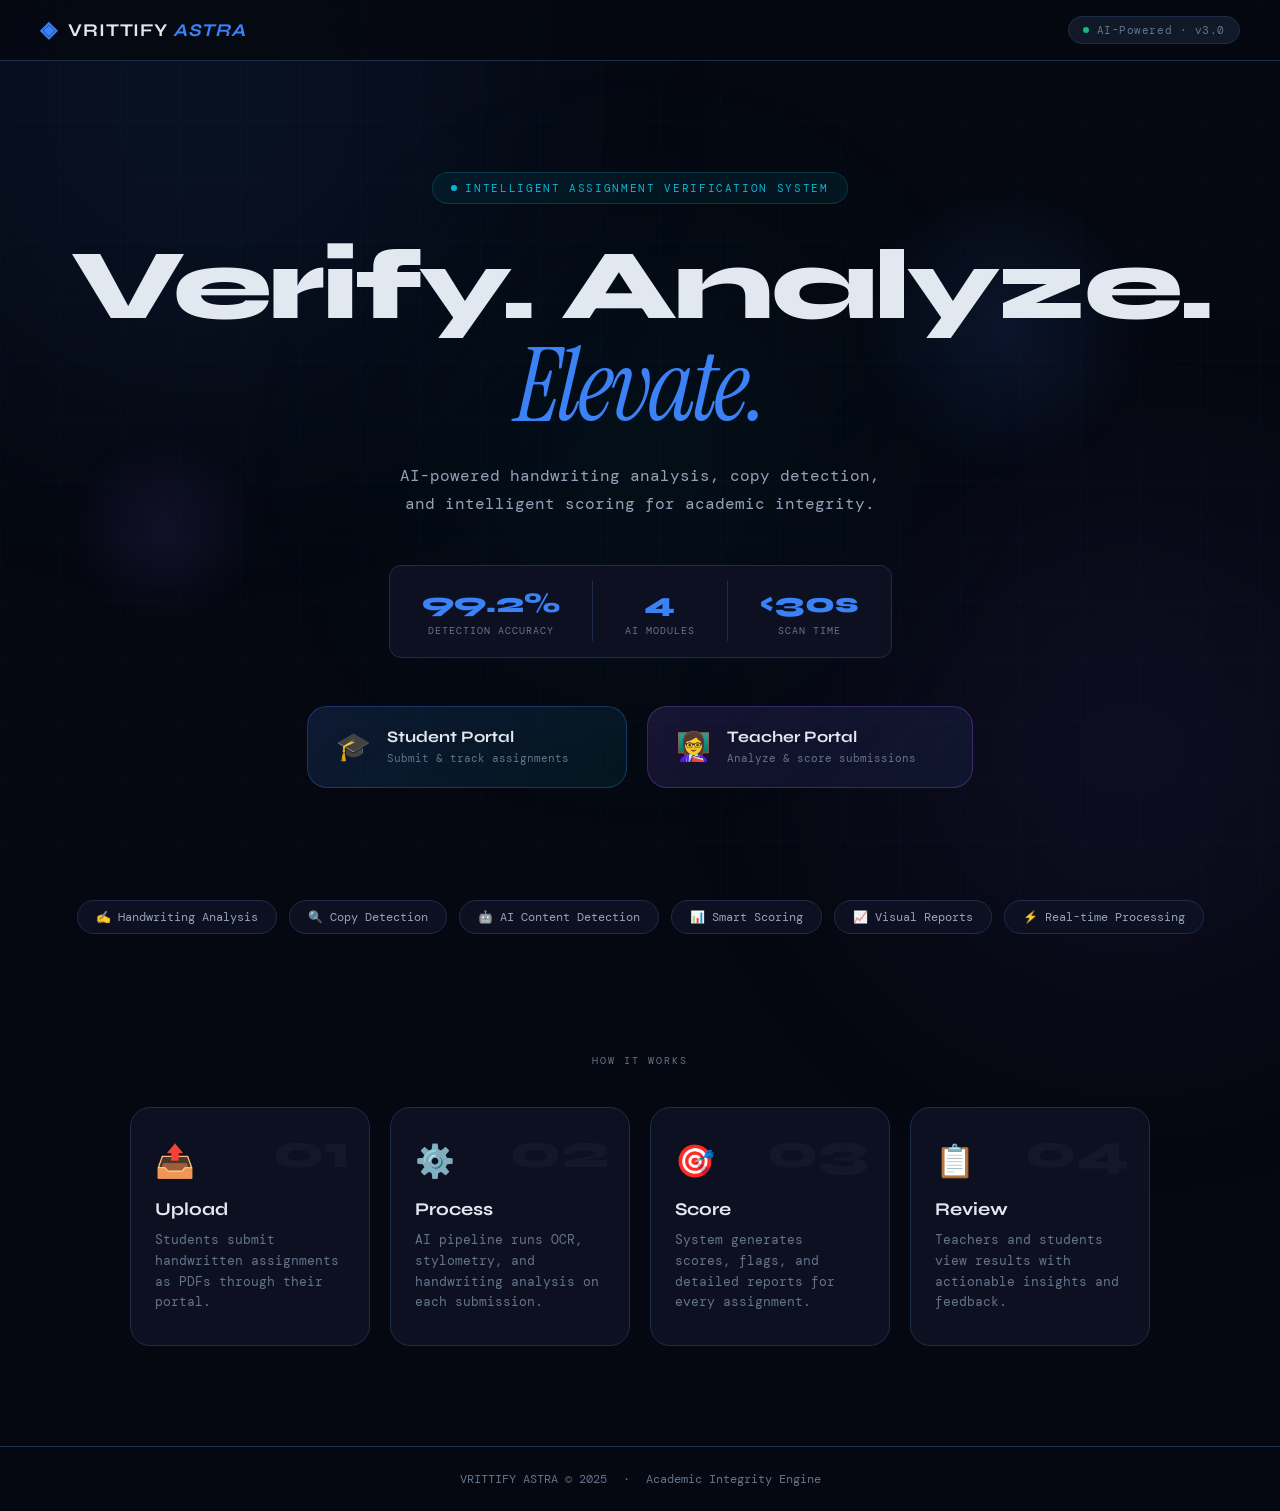
<file: frontend/pages/index.html>
<!DOCTYPE html>
<html lang="en">
<head>
  <meta charset="UTF-8" />
  <meta name="viewport" content="width=device-width, initial-scale=1.0"/>
  <title>VRITTIFY ASTRA – AI Assignment Verification</title>
    <link rel="stylesheet" href="../css/main.css"/>
  <link rel="preconnect" href="https://fonts.googleapis.com">
  <link href="https://fonts.googleapis.com/css2?family=Syne:wght@400;600;700;800&family=DM+Mono:wght@300;400;500&family=Instrument+Serif:ital@0;1&display=swap" rel="stylesheet">
</head>
<body class="landing-body">

  <div class="bg-grid"></div>
  <div class="bg-glow glow-1"></div>
  <div class="bg-glow glow-2"></div>
  <div class="bg-glow glow-3"></div>
  <div class="orb orb-a"></div>
  <div class="orb orb-b"></div>

  <nav class="top-nav">
    <div class="nav-logo">
      <span class="logo-icon">◈</span>
      <span class="logo-text">VRITTIFY <em>ASTRA</em></span>
    </div>
    <div class="nav-badge">
      <span class="pulse-dot"></span>
      AI-Powered · v3.0
    </div>
  </nav>

  <main class="hero-section">
    <div class="hero-tag">
      <span class="tag-dot"></span>
      Intelligent Assignment Verification System
    </div>

    <h1 class="hero-title">
      Verify. Analyze.<br/>
      <span class="title-accent"><em>Elevate.</em></span>
    </h1>

    <p class="hero-sub">
      AI-powered handwriting analysis, copy detection, and intelligent scoring for academic integrity.
    </p>

    <div class="hero-stats">
      <div class="stat-item">
        <span class="stat-num">99.2%</span>
        <span class="stat-label">Detection Accuracy</span>
      </div>
      <div class="stat-divider"></div>
      <div class="stat-item">
        <span class="stat-num">4</span>
        <span class="stat-label">AI Modules</span>
      </div>
      <div class="stat-divider"></div>
      <div class="stat-item">
        <span class="stat-num">&lt;30s</span>
        <span class="stat-label">Scan Time</span>
      </div>
    </div>

    <div class="cta-container">
      <a href="../pages/student-login.html" class="cta-btn cta-student">
        <span class="cta-icon">🎓</span>
        <div class="cta-text">
          <strong>Student Portal</strong>
          <small>Submit &amp; track assignments</small>
        </div>
        <span class="cta-arrow">→</span>
      </a>
      <a href="../pages/teacher-login.html" class="cta-btn cta-teacher">
        <span class="cta-icon">👩‍🏫</span>
        <div class="cta-text">
          <strong>Teacher Portal</strong>
          <small>Analyze &amp; score submissions</small>
        </div>
        <span class="cta-arrow">→</span>
      </a>
    </div>
  </main>

  <div class="feature-strip">
    <div class="feature-pill">✍️ Handwriting Analysis</div>
    <div class="feature-pill">🔍 Copy Detection</div>
    <div class="feature-pill">🤖 AI Content Detection</div>
    <div class="feature-pill">📊 Smart Scoring</div>
    <div class="feature-pill">📈 Visual Reports</div>
    <div class="feature-pill">⚡ Real-time Processing</div>
  </div>

  <section class="how-section">
    <div class="section-label">HOW IT WORKS</div>
    <div class="steps-grid">
      <div class="step-card">
        <div class="step-num">01</div>
        <div class="step-icon">📤</div>
        <h3>Upload</h3>
        <p>Students submit handwritten assignments as PDFs through their portal.</p>
      </div>
      <div class="step-card">
        <div class="step-num">02</div>
        <div class="step-icon">⚙️</div>
        <h3>Process</h3>
        <p>AI pipeline runs OCR, stylometry, and handwriting analysis on each submission.</p>
      </div>
      <div class="step-card">
        <div class="step-num">03</div>
        <div class="step-icon">🎯</div>
        <h3>Score</h3>
        <p>System generates scores, flags, and detailed reports for every assignment.</p>
      </div>
      <div class="step-card">
        <div class="step-num">04</div>
        <div class="step-icon">📋</div>
        <h3>Review</h3>
        <p>Teachers and students view results with actionable insights and feedback.</p>
      </div>
    </div>
  </section>

  <footer class="landing-footer">
    <span>VRITTIFY ASTRA © 2025</span>
    <span>·</span>
    <span class="mono">Academic Integrity Engine</span>
  </footer>

  <script src="../js/landing.js"></script>
</body>
</html>
</file>
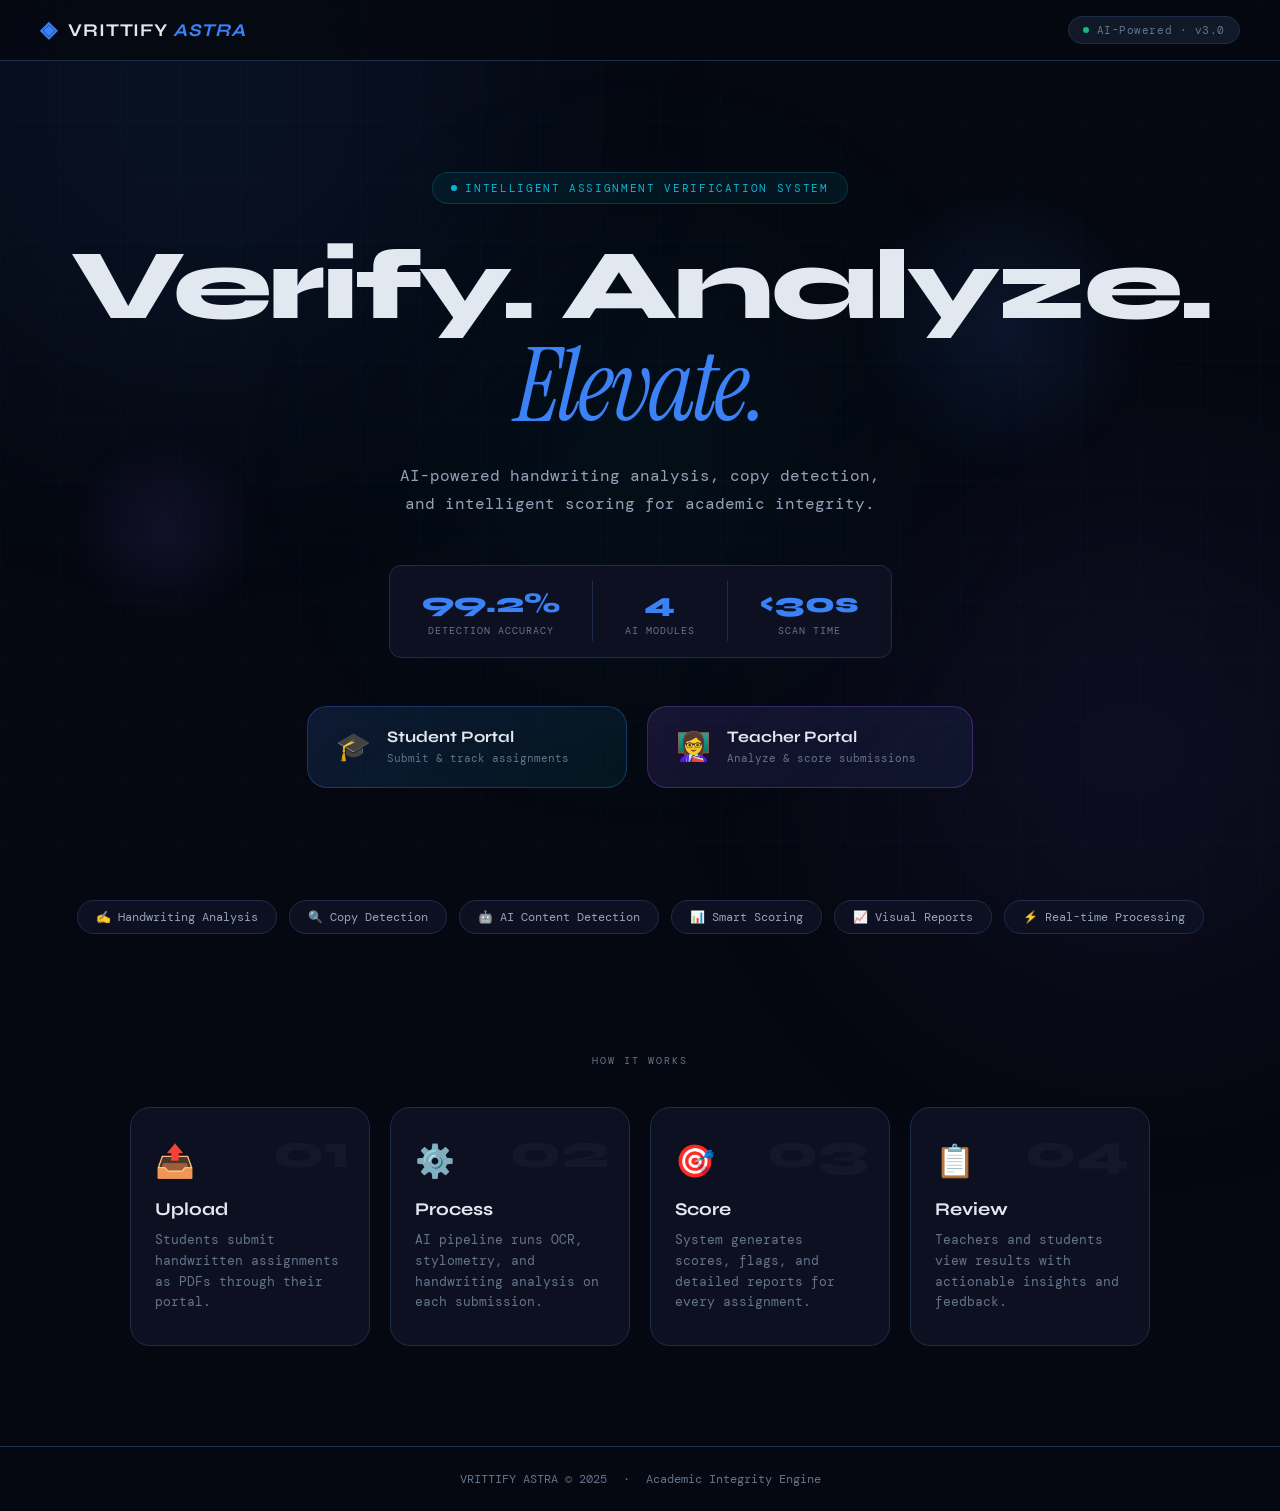
<file: frontend/pages/student-dashboard.html>
<!DOCTYPE html>
<html lang="en">
<head>
  <meta charset="UTF-8"/>
  <meta name="viewport" content="width=device-width, initial-scale=1.0"/>
  <title>Student Dashboard – VRITTIFY ASTRA</title>
  <link rel="stylesheet" href="../css/main.css"/>
  <link href="https://fonts.googleapis.com/css2?family=Syne:wght@400;600;700;800&family=DM+Mono:wght@300;400;500&family=Instrument+Serif:ital@0;1&display=swap" rel="stylesheet">
</head>
<body class="page-body">

<div class="dashboard-layout">
  <!-- Sidebar -->
  <aside class="sidebar">
    <div class="sidebar-brand">
      <span class="sidebar-brand-icon">◈</span>
      VRITTIFY <em>ASTRA</em>
    </div>
    <nav class="sidebar-nav">
      <div class="sidebar-section-label">Navigation</div>
      <a class="nav-item active" id="nav-overview" onclick="showView('overview')">
        <span class="nav-icon">📊</span> Overview
      </a>
      <a class="nav-item" id="nav-submit" onclick="showView('submit')">
        <span class="nav-icon">📤</span> Submit Assignment
      </a>
      <a class="nav-item" id="nav-assignments" onclick="showView('assignments')">
        <span class="nav-icon">📋</span> My Assignments
      </a>
      <a class="nav-item" id="nav-results" onclick="showView('results')">
        <span class="nav-icon">🏆</span> Results & Scores
      </a>
    </nav>
    <div class="sidebar-user">
      <div class="user-avatar">S</div>
      <div class="user-info">
        <div class="user-name">Loading…</div>
        <div class="user-role">🎓 Student</div>
      </div>
      <button class="logout-btn" onclick="VSTRA.logout()" title="Logout">⏏</button>
    </div>
  </aside>

  <!-- Main -->
  <main class="main-content">

    <!-- OVERVIEW VIEW -->
    <div id="view-overview">
      <div class="page-header">
        <div class="page-header-left">
          <h1>Dashboard</h1>
          <p id="welcome-msg">Welcome back!</p>
        </div>
        <div class="page-header-right">
          <button class="btn btn-primary btn-sm" onclick="showView('submit')">+ Submit Assignment</button>
        </div>
      </div>
      <div class="content-area">
        <div class="stats-grid" id="overview-stats">
          <div class="stat-card">
            <div class="stat-card-icon">📤</div>
            <div class="stat-card-value" id="stat-total">0</div>
            <div class="stat-card-label">Total Submitted</div>
          </div>
          <div class="stat-card">
            <div class="stat-card-icon">⏳</div>
            <div class="stat-card-value" id="stat-pending">0</div>
            <div class="stat-card-label">Under Review</div>
          </div>
          <div class="stat-card">
            <div class="stat-card-icon">✅</div>
            <div class="stat-card-value" id="stat-scored">0</div>
            <div class="stat-card-label">Scored</div>
          </div>
          <div class="stat-card">
            <div class="stat-card-icon">⭐</div>
            <div class="stat-card-value" id="stat-avg">—</div>
            <div class="stat-card-label">Avg. Score</div>
          </div>
        </div>

        <!-- Recent submissions -->
        <div class="card section-gap">
          <div class="card-title">Recent Submissions</div>
          <div class="card-sub">Your latest assignment submissions</div>
          <div class="table-wrap">
            <table>
              <thead>
                <tr>
                  <th>Subject</th>
                  <th>Submitted</th>
                  <th>Status</th>
                  <th>Score</th>
                  <th>Action</th>
                </tr>
              </thead>
              <tbody id="recent-table">
                <tr><td colspan="5" style="text-align:center;color:var(--text-muted);padding:32px">
                  No assignments yet. <a href="#" onclick="showView('submit')" style="color:var(--accent)">Submit one now!</a>
                </td></tr>
              </tbody>
            </table>
          </div>
        </div>
      </div>
    </div>

    <!-- SUBMIT VIEW -->
    <div id="view-submit" class="hidden">
      <div class="page-header">
        <div class="page-header-left">
          <h1>Submit Assignment</h1>
          <p>Upload your handwritten assignment PDF</p>
        </div>
      </div>
      <div class="content-area">
        <div class="card" style="max-width:600px;margin:0 auto">
          <div class="card-title">📤 New Submission</div>
          <div class="card-sub">Upload your handwritten PDF assignment for AI analysis</div>

          <div class="form-group">
            <label class="form-label">Subject</label>
            <select class="form-select" id="sub-subject">
              <option value="">Select subject</option>
              <option>Mathematics</option><option>Physics</option><option>Chemistry</option>
              <option>Biology</option><option>English</option><option>History</option>
              <option>Geography</option><option>Computer Science</option><option>Economics</option>
            </select>
          </div>

          <div class="form-group">
            <label class="form-label">Assignment Title</label>
            <input type="text" class="form-input" id="sub-title" placeholder="e.g. Chapter 5 – Quadratic Equations"/>
          </div>

          <div class="form-group">
            <label class="form-label">Upload PDF</label>
            <div class="upload-zone" id="upload-zone" onclick="document.getElementById('file-input').click()">
              <input type="file" id="file-input" accept=".pdf" onchange="handleFileSelect(this)"/>
              <div class="upload-icon">📄</div>
              <div class="upload-title">Drop PDF here or click to browse</div>
              <div class="upload-sub">Supported: PDF · Max size: 20MB</div>
              <div class="upload-filename" id="upload-filename"></div>
            </div>
          </div>

          <div class="form-group">
            <label class="form-label">Additional Notes (optional)</label>
            <textarea class="form-input" id="sub-notes" rows="3" placeholder="Any notes for the teacher…" style="resize:vertical"></textarea>
          </div>

          <button class="btn btn-primary btn-lg full-width" id="submit-btn" onclick="submitAssignment()">
            Submit Assignment →
          </button>

          <!-- Success state -->
          <div id="submit-success" class="hidden" style="margin-top:20px;padding:20px;background:rgba(16,185,129,0.08);border:1px solid rgba(16,185,129,0.2);border-radius:12px;text-align:center">
            <div style="font-size:36px;margin-bottom:12px">✅</div>
            <div class="font-display" style="font-size:18px;font-weight:700;margin-bottom:6px">Assignment Submitted!</div>
            <p class="text-muted">Your teacher will review and scan it soon. You'll see updates in "My Assignments".</p>
            <button class="btn btn-secondary btn-sm" style="margin-top:16px" onclick="resetSubmitForm()">Submit Another</button>
          </div>
        </div>
      </div>
    </div>

    <!-- ASSIGNMENTS VIEW -->
    <div id="view-assignments" class="hidden">
      <div class="page-header">
        <div class="page-header-left">
          <h1>My Assignments</h1>
          <p>All your submitted assignments</p>
        </div>
        <div class="page-header-right">
          <button class="btn btn-secondary btn-sm" onclick="loadAssignments()">↻ Refresh</button>
        </div>
      </div>
      <div class="content-area">
        <div class="card">
          <div class="table-wrap">
            <table>
              <thead>
                <tr>
                  <th>Subject</th>
                  <th>Title</th>
                  <th>Submitted</th>
                  <th>Status</th>
                  <th>Score</th>
                  <th>Flags</th>
                  <th>Action</th>
                </tr>
              </thead>
              <tbody id="assignments-table">
                <tr><td colspan="7" style="text-align:center;color:var(--text-muted);padding:32px">Loading…</td></tr>
              </tbody>
            </table>
          </div>
        </div>
      </div>
    </div>

    <!-- RESULTS VIEW -->
    <div id="view-results" class="hidden">
      <div class="page-header">
        <div class="page-header-left">
          <h1>Results & Scores</h1>
          <p>Detailed AI analysis of your work</p>
        </div>
      </div>
      <div class="content-area" id="results-content">
        <p class="text-muted" style="text-align:center;padding:60px">Select an assignment to view detailed results.</p>
      </div>
    </div>

  </main>
</div>

<!-- Result Detail Modal -->
<div class="modal-overlay" id="result-modal">
  <div class="modal" style="max-width:620px">
    <div class="modal-header">
      <div class="modal-title" id="result-modal-title">Assignment Result</div>
      <button class="modal-close" onclick="VSTRA.closeModal('result-modal')">✕</button>
    </div>
    <div id="result-modal-body"></div>
  </div>
</div>

<script src="../js/utils.js"></script>
<script>
  const user = VSTRA.requireAuth('student');
  if (!user) throw new Error('Not authorized');
  VSTRA.fillSidebarUser(user);
  document.getElementById('welcome-msg').textContent = `Welcome, ${user.name || user.email}!`;

  let allAssignments = [];

  function showView(name) {
    ['overview','submit','assignments','results'].forEach(v => {
      document.getElementById(`view-${v}`).classList.toggle('hidden', v !== name);
      document.getElementById(`nav-${v}`)?.classList.toggle('active', v === name);
    });
    if (name === 'overview') loadOverview();
    if (name === 'assignments') loadAssignments();
    if (name === 'results') loadResultsList();
  }

  async function loadOverview() {
    try {
      const data = await VSTRA.apiCall('/student/assignments');
      allAssignments = data.assignments || [];
      const total = allAssignments.length;
      const pending = allAssignments.filter(a => a.status !== 'scored').length;
      const scored = allAssignments.filter(a => a.status === 'scored').length;
      const scores = allAssignments.filter(a => a.score != null).map(a => a.score);
      const avg = scores.length ? (scores.reduce((s,x) => s+x, 0) / scores.length).toFixed(1) : '—';

      VSTRA.animateNumber(document.getElementById('stat-total'), total);
      VSTRA.animateNumber(document.getElementById('stat-pending'), pending);
      VSTRA.animateNumber(document.getElementById('stat-scored'), scored);
      document.getElementById('stat-avg').textContent = avg;

      renderRecentTable(allAssignments.slice(0, 5));
    } catch(e) { VSTRA.showToast('Failed to load data: ' + e.message, 'error'); }
  }

  function renderRecentTable(assignments) {
    const tbody = document.getElementById('recent-table');
    if (!assignments.length) {
      tbody.innerHTML = `<tr><td colspan="5" style="text-align:center;color:var(--text-muted);padding:32px">
        No assignments yet. <a href="#" onclick="showView('submit')" style="color:var(--accent)">Submit one now!</a>
      </td></tr>`;
      return;
    }
    tbody.innerHTML = assignments.map(a => `
      <tr>
        <td class="td-primary">${a.subject}</td>
        <td>${VSTRA.formatDate(a.submitted_at)}</td>
        <td>${statusBadge(a.status)}</td>
        <td>${a.score != null ? `<span style="color:${VSTRA.scoreColor(a.score)};font-weight:700">${a.score}/10</span>` : '—'}</td>
        <td><button class="btn btn-secondary btn-sm" onclick="openResultModal(${JSON.stringify(a).replace(/"/g,'&quot;')})">View</button></td>
      </tr>
    `).join('');
  }

  async function loadAssignments() {
    try {
      const data = await VSTRA.apiCall('/student/assignments');
      allAssignments = data.assignments || [];
      const tbody = document.getElementById('assignments-table');
      if (!allAssignments.length) {
        tbody.innerHTML = `<tr><td colspan="7" style="text-align:center;color:var(--text-muted);padding:32px">No submissions yet.</td></tr>`;
        return;
      }
      tbody.innerHTML = allAssignments.map(a => `
        <tr>
          <td class="td-primary">${a.subject}</td>
          <td>${a.title || '—'}</td>
          <td>${VSTRA.formatDate(a.submitted_at)}</td>
          <td>${statusBadge(a.status)}</td>
          <td>${a.score != null ? `<span style="color:${VSTRA.scoreColor(a.score)};font-weight:700;font-family:var(--font-display)">${a.score}/10</span>` : '—'}</td>
          <td>${renderFlags(a.flags)}</td>
          <td style="display:flex;gap:6px">
            <button class="btn btn-secondary btn-sm" onclick="openResultModal(${JSON.stringify(a).replace(/"/g,'&quot;')})">Detail</button>
            ${a.status === 'scored' ? `<button class="btn btn-sm" style="background:rgba(245,158,11,0.15);color:#fcd34d;border:1px solid rgba(245,158,11,0.3)" onclick="resubmit('${a.id}')">↺ Resubmit</button>` : ''}
          </td>
        </tr>
      `).join('');
    } catch(e) { VSTRA.showToast('Failed to load: ' + e.message, 'error'); }
  }

  function loadResultsList() {
    const scored = allAssignments.filter(a => a.status === 'scored');
    if (!scored.length) {
      document.getElementById('results-content').innerHTML = `
        <p class="text-muted" style="text-align:center;padding:60px">No scored assignments yet. Submit and wait for your teacher to scan.</p>`;
      return;
    }
    document.getElementById('results-content').innerHTML = scored.map(a => buildResultCard(a)).join('');
  }

  function buildResultCard(a) {
    const pct = (a.score / 10) * 100;
    const flags = a.flags || [];
    return `
      <div class="card section-gap">
        <div class="flex justify-between items-center mb-16">
          <div>
            <div class="card-title">${a.subject} — ${a.title || 'Assignment'}</div>
            <div class="text-muted">Submitted: ${VSTRA.formatDate(a.submitted_at)}</div>
          </div>
          ${statusBadge(a.status)}
        </div>
        <div class="score-display">
          <div class="score-ring" style="--pct:${pct}">
            <div class="score-ring-inner">
              <div class="score-val">${a.score}</div>
              <div class="score-max">/10</div>
            </div>
          </div>
          <div class="score-details">
            <h3 style="color:${VSTRA.scoreColor(a.score)}">${VSTRA.scoreLabel(a.score)}</h3>
            <p>${a.feedback || 'Analysis complete.'}</p>
          </div>
        </div>
        ${flags.length ? `
          <div style="margin-top:16px">
            <div class="text-muted mb-8">⚠️ Flags Detected</div>
            <div class="flag-list">${flags.map(f => `<div class="flag-item">🚩 ${f}</div>`).join('')}</div>
          </div>` : '<div style="margin-top:12px;color:var(--success);font-size:13px">✅ No flags detected</div>'
        }
        ${renderAnalysisBars(a.analysis)}
      </div>`;
  }

  function renderAnalysisBars(analysis) {
    if (!analysis) return '';
    const items = [
      { label: 'Originality', key: 'originality', invert: false },
      { label: 'AI Content Probability', key: 'ai_probability', invert: true },
      { label: 'Copy Similarity', key: 'copy_similarity', invert: true },
      { label: 'Handwriting Consistency', key: 'hw_consistency', invert: false },
    ];
    return `
      <div class="divider"></div>
      <div class="card-title mb-16" style="font-size:14px">AI Analysis Breakdown</div>
      <div class="analysis-grid">
        ${items.map(item => {
          const val = analysis[item.key] ?? 0;
          const pct = Math.round(val * 100);
          const cls = item.invert ? (pct > 60 ? 'high' : pct > 30 ? 'medium' : 'low') : (pct > 60 ? 'low' : pct > 30 ? 'medium' : 'high');
          return `
            <div class="analysis-item">
              <div class="analysis-header">
                <span class="analysis-label">${item.label}</span>
                <span class="analysis-value ${cls}">${pct}%</span>
              </div>
              <div class="progress-track"><div class="progress-fill" style="width:${pct}%"></div></div>
            </div>`;
        }).join('')}
      </div>`;
  }

  function openResultModal(a) {
    document.getElementById('result-modal-title').textContent = `${a.subject} — Result`;
    document.getElementById('result-modal-body').innerHTML = buildResultCard(a);
    VSTRA.openModal('result-modal');
  }

  function statusBadge(status) {
    const map = {
      submitted: `<span class="badge badge-submitted">● Submitted</span>`,
      reviewing: `<span class="badge badge-reviewing">● Reviewing</span>`,
      scored:    `<span class="badge badge-scored">● Scored</span>`,
    };
    return map[status] || `<span class="badge">${status}</span>`;
  }

  function renderFlags(flags) {
    if (!flags || !flags.length) return '<span class="text-muted">None</span>';
    return flags.map(f => `<span class="badge badge-flagged">🚩</span>`).join(' ');
  }

  // File upload
  function handleFileSelect(input) {
    const file = input.files[0];
    if (!file) return;
    if (file.size > 20 * 1024 * 1024) { VSTRA.showToast('File too large (max 20MB)', 'error'); return; }
    const fnEl = document.getElementById('upload-filename');
    fnEl.textContent = `📄 ${file.name} (${(file.size/1024/1024).toFixed(2)}MB)`;
    fnEl.classList.add('show');
  }

  // Drag and drop
  const zone = document.getElementById('upload-zone');
  zone.addEventListener('dragover', e => { e.preventDefault(); zone.classList.add('dragover'); });
  zone.addEventListener('dragleave', () => zone.classList.remove('dragover'));
  zone.addEventListener('drop', e => {
    e.preventDefault(); zone.classList.remove('dragover');
    const file = e.dataTransfer.files[0];
    if (file?.type === 'application/pdf') {
      const dt = new DataTransfer();
      dt.items.add(file);
      document.getElementById('file-input').files = dt.files;
      handleFileSelect(document.getElementById('file-input'));
    } else { VSTRA.showToast('Please drop a PDF file', 'error'); }
  });

  async function submitAssignment() {
    const subject = document.getElementById('sub-subject').value;
    const title = document.getElementById('sub-title').value.trim();
    const fileInput = document.getElementById('file-input');
    const notes = document.getElementById('sub-notes').value.trim();

    if (!subject) { VSTRA.showToast('Please select a subject', 'error'); return; }
    if (!fileInput.files[0]) { VSTRA.showToast('Please upload a PDF file', 'error'); return; }

    const btn = document.getElementById('submit-btn');
    btn.disabled = true; btn.textContent = 'Uploading…';

    const fd = new FormData();
    fd.append('subject', subject);
    fd.append('title', title);
    fd.append('notes', notes);
    fd.append('file', fileInput.files[0]);

    try {
      await VSTRA.apiCall('/student/submit', 'POST', fd, true);
      document.getElementById('submit-btn').classList.add('hidden');
      document.getElementById('submit-success').classList.remove('hidden');
      VSTRA.showToast('Assignment submitted successfully!', 'success');
    } catch(e) {
      VSTRA.showToast('Submission failed: ' + e.message, 'error');
      btn.disabled = false; btn.textContent = 'Submit Assignment →';
    }
  }

  function resetSubmitForm() {
    document.getElementById('sub-subject').value = '';
    document.getElementById('sub-title').value = '';
    document.getElementById('sub-notes').value = '';
    document.getElementById('file-input').value = '';
    document.getElementById('upload-filename').classList.remove('show');
    document.getElementById('submit-btn').classList.remove('hidden');
    document.getElementById('submit-success').classList.add('hidden');
    document.getElementById('submit-btn').disabled = false;
    document.getElementById('submit-btn').textContent = 'Submit Assignment →';
  }

  function resubmit(id) {
    showView('submit');
    VSTRA.showToast('Resubmit: upload a new PDF for the same assignment', 'info');
  }

  // Initial load — showView() calls loadOverview() internally, no duplicate needed
  showView('overview');
</script>
</body>
</html>
</file>
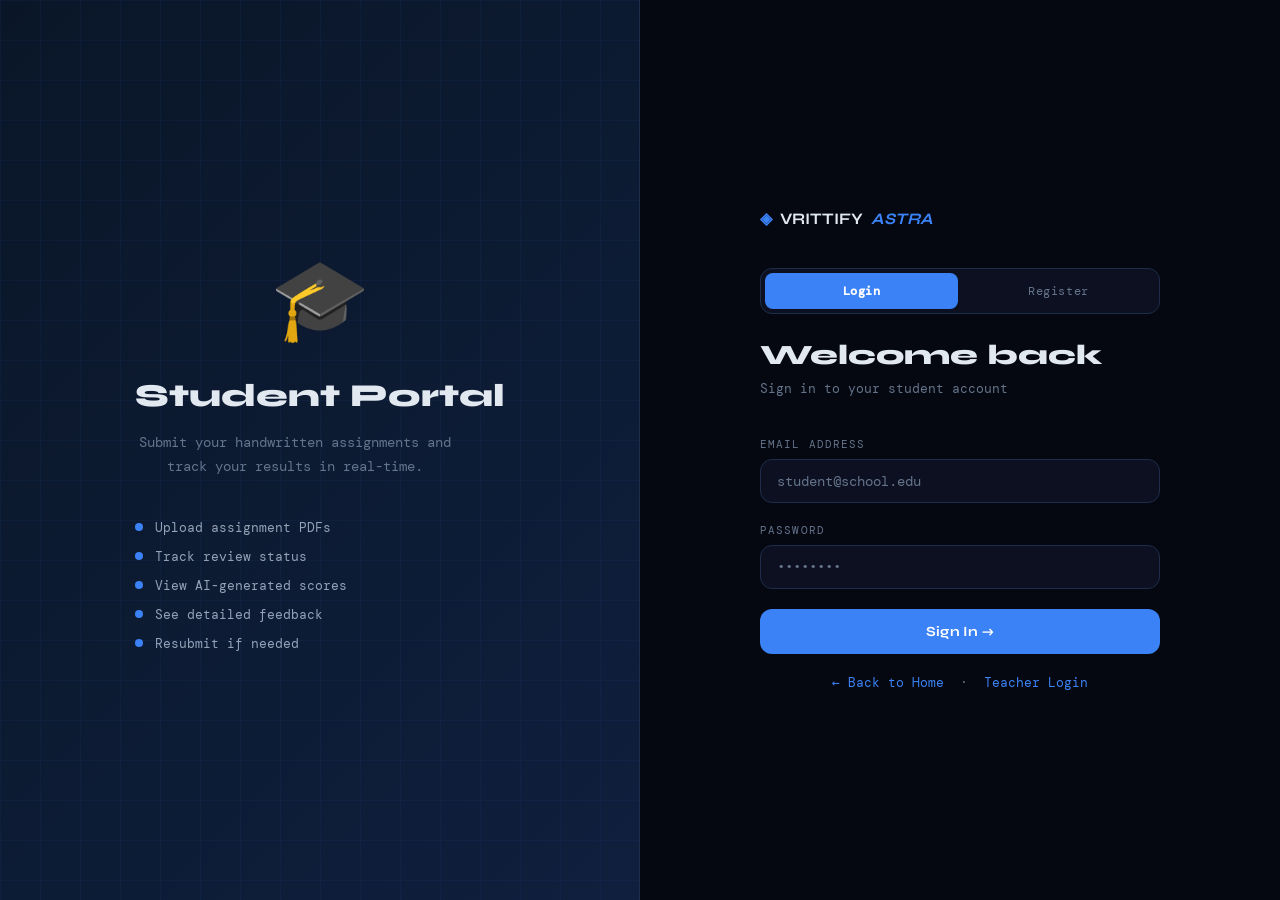
<file: frontend/pages/student-login.html>
<!DOCTYPE html>
<html lang="en">
<head>
  <meta charset="UTF-8"/>
  <meta name="viewport" content="width=device-width, initial-scale=1.0"/>
  <title>Student Login – VRITTIFY ASTRA</title>
  <link rel="stylesheet" href="../css/main.css"/>
  <link href="https://fonts.googleapis.com/css2?family=Syne:wght@400;600;700;800&family=DM+Mono:wght@300;400;500&family=Instrument+Serif:ital@0;1&display=swap" rel="stylesheet">
</head>
<body class="page-body">

<div class="auth-layout">
  <!-- Visual Panel -->
  <div class="auth-visual">
    <div class="auth-visual-content">
      <div class="auth-visual-icon">🎓</div>
      <div class="auth-visual-title">Student Portal</div>
      <p class="auth-visual-sub">Submit your handwritten assignments and track your results in real-time.</p>
      <div class="auth-visual-features">
        <div class="auth-feature"><span class="auth-feature-dot"></span> Upload assignment PDFs</div>
        <div class="auth-feature"><span class="auth-feature-dot"></span> Track review status</div>
        <div class="auth-feature"><span class="auth-feature-dot"></span> View AI-generated scores</div>
        <div class="auth-feature"><span class="auth-feature-dot"></span> See detailed feedback</div>
        <div class="auth-feature"><span class="auth-feature-dot"></span> Resubmit if needed</div>
      </div>
    </div>
  </div>

  <!-- Form Panel -->
  <div class="auth-form-panel">
    <div class="auth-form-inner">
      <div class="auth-brand">
        <span class="auth-brand-icon">◈</span>
        VRITTIFY <em style="color:var(--accent);font-style:italic">ASTRA</em>
      </div>

      <div class="tab-nav">
        <button class="tab-btn active" data-group="auth" data-tab="login">Login</button>
        <button class="tab-btn" data-group="auth" data-tab="register">Register</button>
      </div>

      <!-- LOGIN TAB -->
      <div class="tab-panel active" data-group="auth" data-tab="login">
        <h2 class="auth-title">Welcome back</h2>
        <p class="auth-subtitle">Sign in to your student account</p>

        <div class="form-error" id="login-error"></div>

        <div class="form-group">
          <label class="form-label">Email Address</label>
          <input type="email" class="form-input" id="login-email" placeholder="student@school.edu" autocomplete="email"/>
        </div>
        <div class="form-group">
          <label class="form-label">Password</label>
          <input type="password" class="form-input" id="login-password" placeholder="••••••••"/>
        </div>
        <button class="btn btn-primary" id="login-btn" onclick="doLogin()">
          <span id="login-btn-text">Sign In →</span>
        </button>
      </div>

      <!-- REGISTER TAB -->
      <div class="tab-panel" data-group="auth" data-tab="register">
        <h2 class="auth-title">Create Account</h2>
        <p class="auth-subtitle">Join as a student</p>

        <div class="form-error" id="reg-error"></div>

        <div class="form-group">
          <label class="form-label">Full Name</label>
          <input type="text" class="form-input" id="reg-name" placeholder="Your full name"/>
        </div>
        <div class="form-group">
          <label class="form-label">Email Address</label>
          <input type="email" class="form-input" id="reg-email" placeholder="student@school.edu"/>
        </div>
        <div class="form-group">
          <label class="form-label">School Name</label>
          <input type="text" class="form-input" id="reg-school" placeholder="e.g. Delhi Public School"/>
        </div>
        <div class="grid-2">
          <div class="form-group">
            <label class="form-label">Grade / Class</label>
            <select class="form-select" id="reg-grade">
              <option value="">Select grade</option>
              <option>Grade 6</option><option>Grade 7</option><option>Grade 8</option>
              <option>Grade 9</option><option>Grade 10</option>
              <option>Grade 11</option><option>Grade 12</option>
            </select>
          </div>
          <div class="form-group">
            <label class="form-label">Roll Number</label>
            <input type="text" class="form-input" id="reg-roll" placeholder="e.g. 2024001"/>
          </div>
        </div>
        <div class="form-group">
          <label class="form-label">Password</label>
          <input type="password" class="form-input" id="reg-password" placeholder="Min 6 characters"/>
        </div>
        <button class="btn btn-primary" onclick="doRegister()">Create Account →</button>
      </div>

      <div class="auth-switch" style="margin-top:20px">
        <a href="../index.html">← Back to Home</a>
        &nbsp;·&nbsp;
        <a href="teacher-login.html">Teacher Login</a>
      </div>
    </div>
  </div>
</div>

<script src="../js/utils.js"></script>
<script>
  VSTRA.initTabs();

  // Redirect if already logged in
  const u = VSTRA.getUser();
  if (u && u.role === 'student') window.location.href = 'student-dashboard.html';

  async function doLogin() {
    const email = document.getElementById('login-email').value.trim();
    const password = document.getElementById('login-password').value;
    const errEl = document.getElementById('login-error');
    const btn = document.getElementById('login-btn');

    if (!email || !password) { showErr(errEl, 'Please fill all fields'); return; }

    btn.disabled = true;
    btn.textContent = 'Signing in…';
    try {
      const res = await VSTRA.apiCall('/auth/login', 'POST', { email, password, role: 'student' });
      VSTRA.setAuth(res.token, res.user);
      window.location.href = 'student-dashboard.html';
    } catch(e) {
      showErr(errEl, e.message);
      btn.disabled = false;
      btn.textContent = 'Sign In →';
    }
  }

  async function doRegister() {
    const errEl = document.getElementById('reg-error');
    const name = document.getElementById('reg-name').value.trim();
    const email = document.getElementById('reg-email').value.trim();
    const school = document.getElementById('reg-school').value.trim();
    const grade = document.getElementById('reg-grade').value;
    const roll = document.getElementById('reg-roll').value.trim();
    const password = document.getElementById('reg-password').value;

    if (!name || !email || !school || !grade || !password) {
      showErr(errEl, 'Please fill all required fields'); return;
    }
    if (password.length < 6) { showErr(errEl, 'Password must be at least 6 characters'); return; }

    try {
      const res = await VSTRA.apiCall('/auth/register', 'POST', {
        name, email, school, grade, roll_number: roll, password, role: 'student'
      });
      VSTRA.setAuth(res.token, res.user);
      window.location.href = 'student-dashboard.html';
    } catch(e) { showErr(errEl, e.message); }
  }

  function showErr(el, msg) {
    el.textContent = msg; el.classList.add('show');
    setTimeout(() => el.classList.remove('show'), 4000);
  }

  // Enter key support
  document.addEventListener('keydown', e => {
    if (e.key === 'Enter') {
      const activeTab = document.querySelector('.tab-panel.active');
      if (activeTab.dataset.tab === 'login') doLogin();
    }
  });
</script>
</body>
</html>
</file>
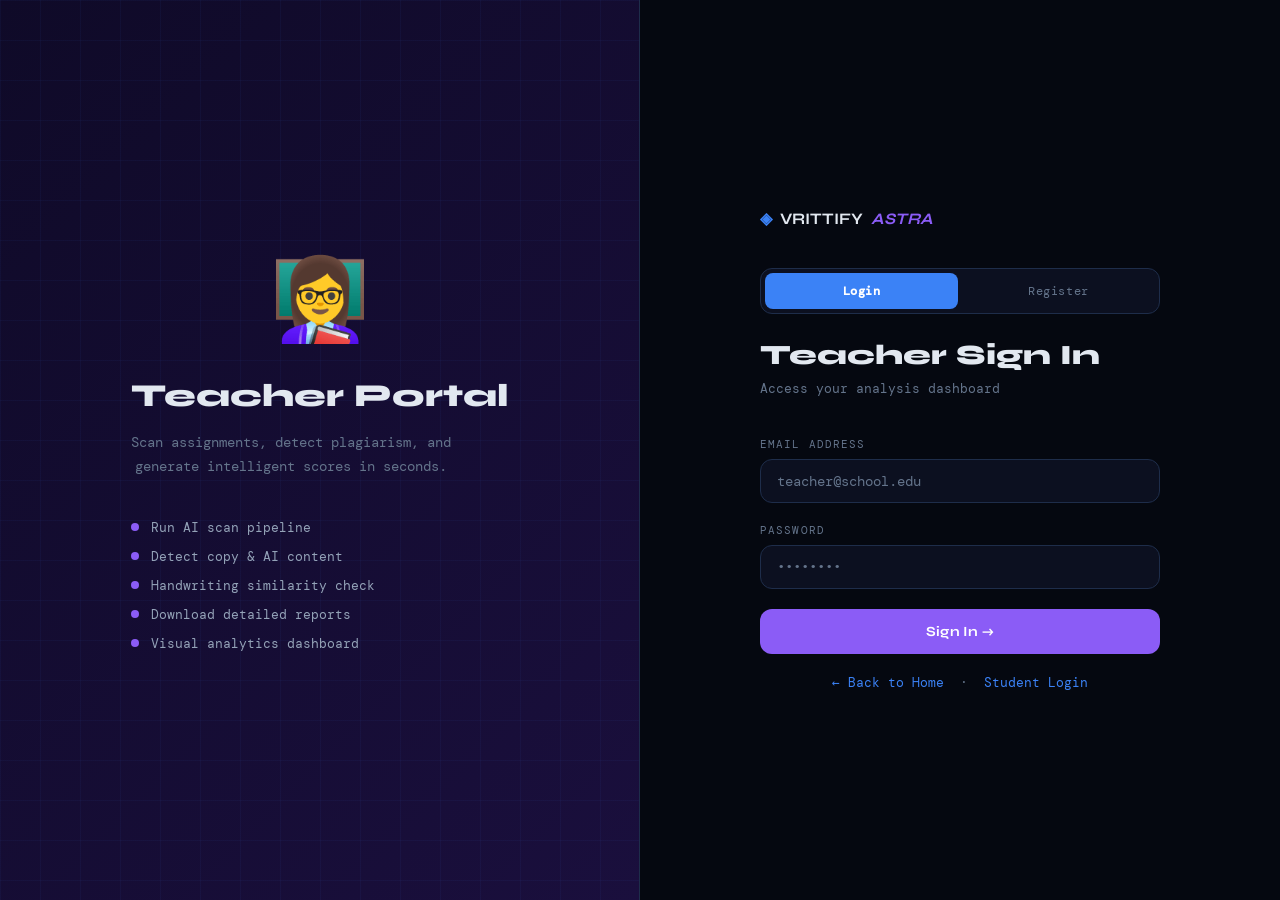
<file: frontend/pages/teacher-login.html>
<!DOCTYPE html>
<html lang="en">
<head>
  <meta charset="UTF-8"/>
  <meta name="viewport" content="width=device-width, initial-scale=1.0"/>
  <title>Teacher Login – VRITTIFY ASTRA</title>
  <link rel="stylesheet" href="../css/main.css"/>
  <link href="https://fonts.googleapis.com/css2?family=Syne:wght@400;600;700;800&family=DM+Mono:wght@300;400;500&family=Instrument+Serif:ital@0;1&display=swap" rel="stylesheet">
</head>
<body class="page-body">

<div class="auth-layout">
  <div class="auth-visual" style="background: linear-gradient(135deg, #0f0a28, #1a0f3d);">
    <div class="auth-visual-content">
      <div class="auth-visual-icon">👩‍🏫</div>
      <div class="auth-visual-title">Teacher Portal</div>
      <p class="auth-visual-sub">Scan assignments, detect plagiarism, and generate intelligent scores in seconds.</p>
      <div class="auth-visual-features">
        <div class="auth-feature"><span class="auth-feature-dot" style="background:var(--accent3)"></span> Run AI scan pipeline</div>
        <div class="auth-feature"><span class="auth-feature-dot" style="background:var(--accent3)"></span> Detect copy & AI content</div>
        <div class="auth-feature"><span class="auth-feature-dot" style="background:var(--accent3)"></span> Handwriting similarity check</div>
        <div class="auth-feature"><span class="auth-feature-dot" style="background:var(--accent3)"></span> Download detailed reports</div>
        <div class="auth-feature"><span class="auth-feature-dot" style="background:var(--accent3)"></span> Visual analytics dashboard</div>
      </div>
    </div>
  </div>

  <div class="auth-form-panel">
    <div class="auth-form-inner">
      <div class="auth-brand">
        <span class="auth-brand-icon">◈</span>
        VRITTIFY <em style="color:var(--accent3);font-style:italic">ASTRA</em>
      </div>

      <div class="tab-nav">
        <button class="tab-btn active" data-group="auth" data-tab="login">Login</button>
        <button class="tab-btn" data-group="auth" data-tab="register">Register</button>
      </div>

      <!-- LOGIN -->
      <div class="tab-panel active" data-group="auth" data-tab="login">
        <h2 class="auth-title">Teacher Sign In</h2>
        <p class="auth-subtitle">Access your analysis dashboard</p>

        <div class="form-error" id="login-error"></div>
        <div class="form-group">
          <label class="form-label">Email Address</label>
          <input type="email" class="form-input" id="login-email" placeholder="teacher@school.edu" autocomplete="email"/>
        </div>
        <div class="form-group">
          <label class="form-label">Password</label>
          <input type="password" class="form-input" id="login-password" placeholder="••••••••"/>
        </div>
        <button class="btn btn-primary" style="background:var(--accent3)" id="login-btn" onclick="doLogin()">Sign In →</button>
      </div>

      <!-- REGISTER -->
      <div class="tab-panel" data-group="auth" data-tab="register">
        <h2 class="auth-title">Register as Teacher</h2>
        <p class="auth-subtitle">Create your educator account</p>

        <div class="form-error" id="reg-error"></div>
        <div class="form-group">
          <label class="form-label">Full Name</label>
          <input type="text" class="form-input" id="reg-name" placeholder="Dr. / Prof. Name"/>
        </div>
        <div class="form-group">
          <label class="form-label">Email Address</label>
          <input type="email" class="form-input" id="reg-email" placeholder="teacher@school.edu"/>
        </div>
        <div class="form-group">
          <label class="form-label">School Name</label>
          <input type="text" class="form-input" id="reg-school" placeholder="School / Institute Name"/>
        </div>
        <div class="grid-2">
          <div class="form-group">
            <label class="form-label">Subject</label>
            <select class="form-select" id="reg-subject">
              <option value="">Select subject</option>
              <option>Mathematics</option><option>Physics</option><option>Chemistry</option>
              <option>Biology</option><option>English</option><option>History</option>
              <option>Geography</option><option>Computer Science</option><option>Economics</option>
            </select>
          </div>
          <div class="form-group">
            <label class="form-label">Grade</label>
            <select class="form-select" id="reg-grade">
              <option value="">Select</option>
              <option>Grade 6</option><option>Grade 7</option><option>Grade 8</option>
              <option>Grade 9</option><option>Grade 10</option>
              <option>Grade 11</option><option>Grade 12</option>
            </select>
          </div>
        </div>
        <div class="form-group">
          <label class="form-label">Password</label>
          <input type="password" class="form-input" id="reg-password" placeholder="Min 6 characters"/>
        </div>
        <button class="btn btn-primary" style="background:var(--accent3)" onclick="doRegister()">Create Account →</button>
      </div>

      <div class="auth-switch" style="margin-top:20px">
        <!-- FIX: was absolute path ../index.html is correct for pages/ subfolder -->
        <a href="../index.html">← Back to Home</a>
        &nbsp;·&nbsp;
        <a href="student-login.html">Student Login</a>
      </div>
    </div>
  </div>
</div>

<!-- FIX: was hardcoded absolute Windows path C:\Users\Siddhi P Bhatt\...
     Changed to relative path — works on any machine / OS -->
<script src="../js/utils.js"></script>
<script>
  VSTRA.initTabs();

  // Redirect if already logged in as teacher
  const u = VSTRA.getUser();
  if (u && u.role === 'teacher') window.location.href = 'teacher-dashboard.html';

  async function doLogin() {
    const email    = document.getElementById('login-email').value.trim();
    const password = document.getElementById('login-password').value;
    const errEl    = document.getElementById('login-error');
    const btn      = document.getElementById('login-btn');

    if (!email || !password) { showErr(errEl, 'Please fill all fields'); return; }

    btn.disabled    = true;
    btn.textContent = 'Signing in…';

    try {
      // FIX: apiCall('/auth/login') will NOT redirect on 401 —
      // wrong password now correctly shows the inline error message.
      const res = await VSTRA.apiCall('/auth/login', 'POST', { email, password, role: 'teacher' });
      VSTRA.setAuth(res.token, res.user);
      window.location.href = 'teacher-dashboard.html';
    } catch(e) {
      showErr(errEl, e.message);
      btn.disabled    = false;
      btn.textContent = 'Sign In →';
    }
  }

  async function doRegister() {
    const errEl   = document.getElementById('reg-error');
    const name    = document.getElementById('reg-name').value.trim();
    const email   = document.getElementById('reg-email').value.trim();
    const school  = document.getElementById('reg-school').value.trim();
    const subject = document.getElementById('reg-subject').value;
    const grade   = document.getElementById('reg-grade').value;
    const password = document.getElementById('reg-password').value;

    if (!name || !email || !school || !subject || !grade || !password) {
      showErr(errEl, 'Please fill all fields'); return;
    }
    if (password.length < 6) { showErr(errEl, 'Password must be at least 6 characters'); return; }

    try {
      const res = await VSTRA.apiCall('/auth/register', 'POST', {
        name, email, school, subject, grade, password, role: 'teacher'
      });
      VSTRA.setAuth(res.token, res.user);
      window.location.href = 'teacher-dashboard.html';
    } catch(e) { showErr(errEl, e.message); }
  }

  function showErr(el, msg) {
    el.textContent = msg;
    el.classList.add('show');
    setTimeout(() => el.classList.remove('show'), 4000);
  }

  // Enter key support
  document.addEventListener('keydown', e => {
    if (e.key === 'Enter') {
      const activeTab = document.querySelector('.tab-panel.active');
      if (activeTab?.dataset.tab === 'login') doLogin();
    }
  });
</script>
</body>
</html>
</file>
<file: frontend/css/main.css>
/* ============================================
   VRITTIFY ASTRA – MAIN STYLESHEET
   Aesthetic: Dark Futuristic Academic
   ============================================ */

:root {
  --bg: #050810;
  --surface: #0c1020;
  --surface2: #111827;
  --border: #1e2d4a;
  --border-bright: #2a3f6f;
  --accent: #3b82f6;
  --accent2: #06b6d4;
  --accent3: #8b5cf6;
  --gold: #f59e0b;
  --danger: #ef4444;
  --success: #10b981;
  --warning: #f59e0b;
  --text: #e2e8f0;
  --text-muted: #64748b;
  --text-dim: #94a3b8;
  --font-display: 'Syne', sans-serif;
  --font-body: 'DM Mono', monospace;
  --font-serif: 'Instrument Serif', serif;
  --radius: 12px;
  --radius-lg: 20px;
  --glow: 0 0 40px rgba(59, 130, 246, 0.15);
  --glow-strong: 0 0 60px rgba(59, 130, 246, 0.3);
}

*, *::before, *::after { box-sizing: border-box; margin: 0; padding: 0; }

html { scroll-behavior: smooth; }

body {
  font-family: var(--font-body);
  background: var(--bg);
  color: var(--text);
  min-height: 100vh;
  overflow-x: hidden;
}

/* ── BACKGROUNDS ── */
.landing-body { position: relative; }

.bg-grid {
  position: fixed; inset: 0; z-index: 0;
  background-image:
    linear-gradient(rgba(59,130,246,0.03) 1px, transparent 1px),
    linear-gradient(90deg, rgba(59,130,246,0.03) 1px, transparent 1px);
  background-size: 60px 60px;
  pointer-events: none;
}

.bg-glow {
  position: fixed; border-radius: 50%; filter: blur(120px);
  pointer-events: none; z-index: 0;
}
.glow-1 { width: 600px; height: 600px; top: -200px; left: -100px; background: rgba(59,130,246,0.08); }
.glow-2 { width: 500px; height: 500px; bottom: -100px; right: -100px; background: rgba(139,92,246,0.07); }
.glow-3 { width: 400px; height: 400px; top: 50%; left: 50%; transform: translate(-50%,-50%); background: rgba(6,182,212,0.05); }

.orb {
  position: fixed; border-radius: 50%; pointer-events: none; z-index: 0;
  animation: orb-float 12s ease-in-out infinite;
}
.orb-a { width: 300px; height: 300px; top: 20%; right: 10%;
  background: radial-gradient(circle, rgba(59,130,246,0.12), transparent 70%);
  animation-delay: -4s; }
.orb-b { width: 200px; height: 200px; bottom: 30%; left: 5%;
  background: radial-gradient(circle, rgba(139,92,246,0.1), transparent 70%);
  animation-delay: -8s; }

@keyframes orb-float {
  0%, 100% { transform: translateY(0) scale(1); }
  33% { transform: translateY(-30px) scale(1.05); }
  66% { transform: translateY(20px) scale(0.97); }
}

/* ── NAV ── */
.top-nav {
  position: fixed; top: 0; left: 0; right: 0; z-index: 100;
  display: flex; align-items: center; justify-content: space-between;
  padding: 16px 40px;
  background: rgba(5,8,16,0.8);
  backdrop-filter: blur(20px);
  border-bottom: 1px solid var(--border);
}

.nav-logo {
  display: flex; align-items: center; gap: 10px;
  font-family: var(--font-display);
  font-size: 18px; font-weight: 700;
  letter-spacing: 0.05em;
}
.logo-icon { color: var(--accent); font-size: 22px; }
.nav-logo em { color: var(--accent); font-style: italic; }

.nav-badge {
  display: flex; align-items: center; gap: 8px;
  font-size: 11px; color: var(--text-muted);
  background: var(--surface2);
  border: 1px solid var(--border);
  padding: 6px 14px; border-radius: 100px;
  letter-spacing: 0.05em;
}
.pulse-dot {
  width: 6px; height: 6px; border-radius: 50%;
  background: var(--success);
  animation: pulse-dot 2s ease-in-out infinite;
}
@keyframes pulse-dot {
  0%, 100% { opacity: 1; transform: scale(1); }
  50% { opacity: 0.4; transform: scale(0.8); }
}

/* ── HERO ── */
.hero-section {
  position: relative; z-index: 10;
  min-height: 100vh;
  display: flex; flex-direction: column;
  align-items: center; justify-content: center;
  text-align: center;
  padding: 120px 40px 60px;
}

.hero-tag {
  display: inline-flex; align-items: center; gap: 8px;
  font-size: 11px; letter-spacing: 0.15em; text-transform: uppercase;
  color: var(--accent2);
  background: rgba(6,182,212,0.08);
  border: 1px solid rgba(6,182,212,0.2);
  padding: 8px 18px; border-radius: 100px;
  margin-bottom: 32px;
  animation: fade-up 0.8s ease both;
}
.tag-dot { width: 6px; height: 6px; border-radius: 50%; background: var(--accent2); }

.hero-title {
  font-family: var(--font-display);
  font-size: clamp(52px, 8vw, 100px);
  font-weight: 800;
  line-height: 1.0;
  letter-spacing: -0.03em;
  margin-bottom: 24px;
  animation: fade-up 0.8s ease 0.1s both;
}
.title-accent {
  font-family: var(--font-serif);
  color: var(--accent);
  font-weight: 400;
}

.hero-sub {
  font-size: 16px; color: var(--text-dim);
  max-width: 480px; line-height: 1.7;
  margin-bottom: 48px;
  animation: fade-up 0.8s ease 0.2s both;
}

.hero-stats {
  display: flex; align-items: center; gap: 0;
  background: var(--surface);
  border: 1px solid var(--border);
  border-radius: var(--radius);
  padding: 0;
  margin-bottom: 48px;
  overflow: hidden;
  animation: fade-up 0.8s ease 0.3s both;
}
.stat-item {
  display: flex; flex-direction: column; align-items: center;
  padding: 20px 32px; gap: 4px;
}
.stat-num {
  font-family: var(--font-display);
  font-size: 28px; font-weight: 800;
  color: var(--accent);
}
.stat-label { font-size: 10px; color: var(--text-muted); letter-spacing: 0.1em; text-transform: uppercase; }
.stat-divider { width: 1px; height: 60px; background: var(--border); }

.cta-container {
  display: flex; gap: 20px; flex-wrap: wrap; justify-content: center;
  animation: fade-up 0.8s ease 0.4s both;
}

.cta-btn {
  display: flex; align-items: center; gap: 16px;
  padding: 20px 28px;
  border-radius: var(--radius-lg);
  text-decoration: none;
  border: 1px solid var(--border);
  transition: all 0.3s ease;
  min-width: 260px;
  position: relative; overflow: hidden;
}
.cta-btn::before {
  content: '';
  position: absolute; inset: 0;
  background: linear-gradient(135deg, transparent, rgba(255,255,255,0.03));
  opacity: 0; transition: opacity 0.3s;
}
.cta-btn:hover::before { opacity: 1; }
.cta-btn:hover { transform: translateY(-3px); box-shadow: var(--glow-strong); border-color: var(--accent); }

.cta-student {
  background: linear-gradient(135deg, rgba(59,130,246,0.15), rgba(6,182,212,0.08));
  border-color: rgba(59,130,246,0.3);
}
.cta-teacher {
  background: linear-gradient(135deg, rgba(139,92,246,0.15), rgba(59,130,246,0.08));
  border-color: rgba(139,92,246,0.3);
}
.cta-icon { font-size: 28px; }
.cta-text { flex: 1; text-align: left; }
.cta-text strong { display: block; font-family: var(--font-display); font-size: 16px; font-weight: 700; color: var(--text); }
.cta-text small { font-size: 11px; color: var(--text-muted); }
.cta-arrow { font-size: 20px; color: var(--accent); opacity: 0; transform: translateX(-8px); transition: all 0.3s; }
.cta-btn:hover .cta-arrow { opacity: 1; transform: translateX(0); }

/* ── FEATURE STRIP ── */
.feature-strip {
  position: relative; z-index: 10;
  display: flex; gap: 12px; flex-wrap: wrap;
  justify-content: center;
  padding: 0 40px 60px;
}
.feature-pill {
  padding: 8px 18px;
  background: var(--surface);
  border: 1px solid var(--border);
  border-radius: 100px;
  font-size: 12px; color: var(--text-dim);
  transition: all 0.2s;
}
.feature-pill:hover {
  border-color: var(--accent);
  color: var(--text);
  background: rgba(59,130,246,0.08);
}

/* ── HOW IT WORKS ── */
.how-section {
  position: relative; z-index: 10;
  padding: 60px 40px 100px;
  max-width: 1100px; margin: 0 auto;
}
.section-label {
  font-size: 10px; letter-spacing: 0.2em;
  color: var(--text-muted);
  text-align: center;
  margin-bottom: 40px;
}
.steps-grid {
  display: grid;
  grid-template-columns: repeat(auto-fit, minmax(220px, 1fr));
  gap: 20px;
}
.step-card {
  background: var(--surface);
  border: 1px solid var(--border);
  border-radius: var(--radius-lg);
  padding: 32px 24px;
  position: relative;
  transition: all 0.3s;
}
.step-card:hover {
  border-color: var(--border-bright);
  transform: translateY(-4px);
  box-shadow: var(--glow);
}
.step-num {
  position: absolute; top: 20px; right: 20px;
  font-family: var(--font-display); font-size: 48px; font-weight: 800;
  color: rgba(255,255,255,0.03);
  line-height: 1;
}
.step-icon { font-size: 32px; margin-bottom: 16px; }
.step-card h3 {
  font-family: var(--font-display); font-size: 18px; font-weight: 700;
  margin-bottom: 10px;
}
.step-card p { font-size: 13px; color: var(--text-muted); line-height: 1.6; }

/* ── FOOTER ── */
.landing-footer {
  position: relative; z-index: 10;
  display: flex; align-items: center; justify-content: center; gap: 16px;
  padding: 24px;
  border-top: 1px solid var(--border);
  font-size: 12px; color: var(--text-muted);
}
.mono { font-family: var(--font-body); }

/* ── ANIMATIONS ── */
@keyframes fade-up {
  from { opacity: 0; transform: translateY(30px); }
  to { opacity: 1; transform: translateY(0); }
}

/* ============================================
   SHARED PAGE STYLES (Auth, Dashboards)
   ============================================ */

.page-body {
  background: var(--bg);
  min-height: 100vh;
  display: flex; flex-direction: column;
}

/* ── AUTH PAGES ── */
.auth-layout {
  min-height: 100vh;
  display: grid;
  grid-template-columns: 1fr 1fr;
}

@media (max-width: 768px) {
  .auth-layout { grid-template-columns: 1fr; }
  .auth-visual { display: none; }
  .hero-title { font-size: 48px; }
  .cta-container { flex-direction: column; align-items: center; }
  .hero-stats { flex-direction: column; }
  .stat-divider { width: 60px; height: 1px; }
  .top-nav { padding: 12px 20px; }
}

.auth-visual {
  background: linear-gradient(135deg, #0a1628, #0f1f3d);
  border-right: 1px solid var(--border);
  display: flex; flex-direction: column;
  align-items: center; justify-content: center;
  padding: 60px 40px;
  position: relative; overflow: hidden;
}
.auth-visual::before {
  content: '';
  position: absolute; inset: 0;
  background-image:
    linear-gradient(rgba(59,130,246,0.05) 1px, transparent 1px),
    linear-gradient(90deg, rgba(59,130,246,0.05) 1px, transparent 1px);
  background-size: 40px 40px;
}
.auth-visual-content { position: relative; z-index: 1; text-align: center; }
.auth-visual-icon { font-size: 80px; margin-bottom: 24px; }
.auth-visual-title {
  font-family: var(--font-display); font-size: 32px; font-weight: 800;
  margin-bottom: 16px;
}
.auth-visual-sub { font-size: 14px; color: var(--text-muted); line-height: 1.7; max-width: 320px; }
.auth-visual-features { margin-top: 40px; display: flex; flex-direction: column; gap: 12px; }
.auth-feature {
  display: flex; align-items: center; gap: 12px;
  text-align: left;
  font-size: 13px; color: var(--text-dim);
}
.auth-feature-dot {
  width: 8px; height: 8px; border-radius: 50%;
  background: var(--accent); flex-shrink: 0;
}

.auth-form-panel {
  display: flex; flex-direction: column;
  align-items: center; justify-content: center;
  padding: 60px 40px;
}
.auth-form-inner { width: 100%; max-width: 400px; }

.auth-brand {
  display: flex; align-items: center; gap: 8px;
  font-family: var(--font-display); font-size: 16px; font-weight: 700;
  margin-bottom: 40px;
}
.auth-brand-icon { color: var(--accent); }

.auth-title { font-family: var(--font-display); font-size: 28px; font-weight: 800; margin-bottom: 8px; }
.auth-subtitle { font-size: 13px; color: var(--text-muted); margin-bottom: 40px; }

/* ── FORM ELEMENTS ── */
.form-group { margin-bottom: 20px; }
.form-label {
  display: block;
  font-size: 11px; letter-spacing: 0.1em; text-transform: uppercase;
  color: var(--text-muted); margin-bottom: 8px;
}
.form-input, .form-select {
  width: 100%;
  background: var(--surface);
  border: 1px solid var(--border);
  border-radius: var(--radius);
  padding: 12px 16px;
  font-family: var(--font-body);
  font-size: 14px; color: var(--text);
  outline: none;
  transition: all 0.2s;
  appearance: none;
}
.form-input::placeholder { color: var(--text-muted); }
.form-input:focus, .form-select:focus {
  border-color: var(--accent);
  box-shadow: 0 0 0 3px rgba(59,130,246,0.1);
}
.form-select {
  background-image: url("data:image/svg+xml,%3Csvg xmlns='http://www.w3.org/2000/svg' width='12' height='12' viewBox='0 0 12 12'%3E%3Cpath fill='%2364748b' d='M6 8L1 3h10z'/%3E%3C/svg%3E");
  background-repeat: no-repeat; background-position: right 14px center;
  padding-right: 40px; cursor: pointer;
}
.form-select option { background: var(--surface2); }

.btn {
  display: inline-flex; align-items: center; justify-content: center;
  gap: 8px; padding: 12px 24px;
  border: none; border-radius: var(--radius);
  font-family: var(--font-display); font-size: 14px; font-weight: 700;
  cursor: pointer; transition: all 0.2s;
  text-decoration: none; letter-spacing: 0.02em;
}
.btn-primary {
  background: var(--accent);
  color: #fff;
  width: 100%; padding: 14px;
}
.btn-primary:hover { background: #2563eb; transform: translateY(-1px); box-shadow: 0 8px 24px rgba(59,130,246,0.3); }
.btn-secondary {
  background: var(--surface2); color: var(--text);
  border: 1px solid var(--border);
}
.btn-secondary:hover { border-color: var(--accent); background: rgba(59,130,246,0.08); }
.btn-danger { background: var(--danger); color: #fff; }
.btn-success { background: var(--success); color: #fff; }
.btn-gold { background: var(--gold); color: #000; font-weight: 800; }
.btn-sm { padding: 8px 16px; font-size: 12px; }
.btn-lg { padding: 16px 32px; font-size: 16px; }
.btn:disabled { opacity: 0.5; cursor: not-allowed; transform: none !important; }

.auth-switch {
  margin-top: 24px; text-align: center;
  font-size: 13px; color: var(--text-muted);
}
.auth-switch a { color: var(--accent); text-decoration: none; }
.auth-switch a:hover { text-decoration: underline; }

.form-error {
  background: rgba(239,68,68,0.1); border: 1px solid rgba(239,68,68,0.3);
  border-radius: var(--radius); padding: 12px 16px;
  font-size: 13px; color: #fca5a5;
  margin-bottom: 20px; display: none;
}
.form-error.show { display: block; }

/* ── DASHBOARD LAYOUT ── */
.dashboard-layout {
  display: grid;
  grid-template-columns: 260px 1fr;
  min-height: 100vh;
}
@media (max-width: 900px) {
  .dashboard-layout { grid-template-columns: 1fr; }
  .sidebar { display: none; }
}

.sidebar {
  background: var(--surface);
  border-right: 1px solid var(--border);
  display: flex; flex-direction: column;
  padding: 0;
  position: sticky; top: 0; height: 100vh;
  overflow-y: auto;
}
.sidebar-brand {
  padding: 24px 20px;
  border-bottom: 1px solid var(--border);
  display: flex; align-items: center; gap: 10px;
  font-family: var(--font-display); font-size: 16px; font-weight: 700;
}
.sidebar-brand em { color: var(--accent); font-style: italic; }
.sidebar-brand-icon { color: var(--accent); }

.sidebar-nav { padding: 16px 12px; flex: 1; }
.sidebar-section-label {
  font-size: 9px; letter-spacing: 0.2em;
  color: var(--text-muted); text-transform: uppercase;
  padding: 0 8px; margin: 16px 0 8px;
}
.nav-item {
  display: flex; align-items: center; gap: 12px;
  padding: 10px 12px; border-radius: 8px;
  font-size: 13px; color: var(--text-dim);
  cursor: pointer; transition: all 0.2s;
  text-decoration: none; margin-bottom: 2px;
}
.nav-item:hover, .nav-item.active {
  background: rgba(59,130,246,0.1);
  color: var(--text);
}
.nav-item.active { color: var(--accent); }
.nav-icon { font-size: 16px; width: 20px; text-align: center; }

.sidebar-user {
  padding: 16px;
  border-top: 1px solid var(--border);
  display: flex; align-items: center; gap: 12px;
}
.user-avatar {
  width: 36px; height: 36px; border-radius: 50%;
  background: linear-gradient(135deg, var(--accent), var(--accent3));
  display: flex; align-items: center; justify-content: center;
  font-family: var(--font-display); font-size: 14px; font-weight: 700;
  flex-shrink: 0;
}
.user-info { flex: 1; overflow: hidden; }
.user-name { font-size: 13px; font-weight: 600; white-space: nowrap; overflow: hidden; text-overflow: ellipsis; }
.user-role { font-size: 10px; color: var(--text-muted); }
.logout-btn {
  background: none; border: none; color: var(--text-muted);
  cursor: pointer; font-size: 16px; padding: 4px;
  transition: color 0.2s;
}
.logout-btn:hover { color: var(--danger); }

/* ── MAIN CONTENT AREA ── */
.main-content { padding: 0; overflow-y: auto; }

.page-header {
  padding: 28px 36px;
  border-bottom: 1px solid var(--border);
  display: flex; align-items: center; justify-content: space-between;
  background: rgba(12,16,32,0.8);
  backdrop-filter: blur(10px);
  position: sticky; top: 0; z-index: 50;
}
.page-header-left h1 {
  font-family: var(--font-display); font-size: 24px; font-weight: 800;
}
.page-header-left p { font-size: 12px; color: var(--text-muted); margin-top: 4px; }
.page-header-right { display: flex; gap: 10px; align-items: center; }

.content-area { padding: 32px 36px; }

/* ── CARDS & WIDGETS ── */
.card {
  background: var(--surface);
  border: 1px solid var(--border);
  border-radius: var(--radius-lg);
  padding: 24px;
  transition: border-color 0.2s;
}
.card:hover { border-color: var(--border-bright); }
.card-title {
  font-family: var(--font-display); font-size: 16px; font-weight: 700;
  margin-bottom: 6px;
}
.card-sub { font-size: 12px; color: var(--text-muted); margin-bottom: 20px; }

.stats-grid {
  display: grid;
  grid-template-columns: repeat(auto-fit, minmax(180px, 1fr));
  gap: 16px; margin-bottom: 28px;
}
.stat-card {
  background: var(--surface);
  border: 1px solid var(--border);
  border-radius: var(--radius);
  padding: 20px;
  display: flex; flex-direction: column; gap: 8px;
  transition: all 0.2s;
}
.stat-card:hover { border-color: var(--accent); transform: translateY(-2px); }
.stat-card-icon { font-size: 24px; }
.stat-card-value {
  font-family: var(--font-display); font-size: 32px; font-weight: 800;
  color: var(--accent);
}
.stat-card-label { font-size: 11px; color: var(--text-muted); text-transform: uppercase; letter-spacing: 0.08em; }

/* ── TABLE ── */
.table-wrap { overflow-x: auto; }
table {
  width: 100%; border-collapse: collapse;
  font-size: 13px;
}
thead th {
  padding: 10px 16px;
  background: var(--surface2);
  color: var(--text-muted);
  font-size: 10px; letter-spacing: 0.1em; text-transform: uppercase;
  text-align: left; border-bottom: 1px solid var(--border);
}
tbody td {
  padding: 14px 16px;
  border-bottom: 1px solid rgba(30,45,74,0.5);
  color: var(--text-dim);
  vertical-align: middle;
}
tbody tr:hover td { background: rgba(59,130,246,0.03); color: var(--text); }
.td-primary { color: var(--text) !important; font-weight: 500; }

/* ── BADGES ── */
.badge {
  display: inline-flex; align-items: center; gap: 5px;
  padding: 4px 10px; border-radius: 100px;
  font-size: 10px; font-weight: 600; letter-spacing: 0.05em;
  text-transform: uppercase;
}
.badge-submitted { background: rgba(59,130,246,0.15); color: #60a5fa; border: 1px solid rgba(59,130,246,0.2); }
.badge-reviewing { background: rgba(245,158,11,0.15); color: #fcd34d; border: 1px solid rgba(245,158,11,0.2); }
.badge-scored { background: rgba(16,185,129,0.15); color: #34d399; border: 1px solid rgba(16,185,129,0.2); }
.badge-flagged { background: rgba(239,68,68,0.15); color: #f87171; border: 1px solid rgba(239,68,68,0.2); }

/* ── FLAGS ── */
.flag-list { display: flex; flex-wrap: wrap; gap: 8px; margin-top: 12px; }
.flag-item {
  display: flex; align-items: center; gap: 6px;
  padding: 6px 12px; border-radius: 8px;
  font-size: 12px;
  background: rgba(239,68,68,0.08); border: 1px solid rgba(239,68,68,0.2); color: #f87171;
}

/* ── SCORE DISPLAY ── */
.score-display {
  display: flex; align-items: center; gap: 16px;
  margin: 20px 0;
}
.score-ring {
  width: 90px; height: 90px; border-radius: 50%;
  display: flex; flex-direction: column; align-items: center; justify-content: center;
  background: conic-gradient(var(--accent) calc(var(--pct) * 1%), var(--border) 0%);
  position: relative;
}
.score-ring::before {
  content: '';
  position: absolute; inset: 8px;
  border-radius: 50%; background: var(--surface);
}
.score-ring-inner { position: relative; z-index: 1; text-align: center; }
.score-val {
  font-family: var(--font-display); font-size: 22px; font-weight: 800;
  color: var(--accent);
}
.score-max { font-size: 10px; color: var(--text-muted); }
.score-details { flex: 1; }
.score-details h3 {
  font-family: var(--font-display); font-size: 18px; font-weight: 700;
  margin-bottom: 4px;
}
.score-details p { font-size: 12px; color: var(--text-muted); }

/* ── PROGRESS BAR ── */
.progress-bar-wrap { margin: 8px 0; }
.progress-label {
  display: flex; justify-content: space-between;
  font-size: 11px; color: var(--text-muted); margin-bottom: 6px;
}
.progress-track {
  height: 6px; background: var(--border); border-radius: 100px; overflow: hidden;
}
.progress-fill {
  height: 100%; border-radius: 100px;
  background: linear-gradient(90deg, var(--accent), var(--accent2));
  transition: width 1s ease;
}

/* ── FILE UPLOAD ── */
.upload-zone {
  border: 2px dashed var(--border);
  border-radius: var(--radius-lg);
  padding: 48px 24px;
  text-align: center;
  cursor: pointer; transition: all 0.3s;
  background: transparent;
}
.upload-zone:hover, .upload-zone.dragover {
  border-color: var(--accent);
  background: rgba(59,130,246,0.04);
}
.upload-zone input[type="file"] { display: none; }
.upload-icon { font-size: 48px; margin-bottom: 16px; }
.upload-title { font-family: var(--font-display); font-size: 18px; font-weight: 700; margin-bottom: 8px; }
.upload-sub { font-size: 12px; color: var(--text-muted); }
.upload-filename {
  margin-top: 16px; padding: 10px 16px;
  background: rgba(59,130,246,0.1); border: 1px solid rgba(59,130,246,0.2);
  border-radius: var(--radius); font-size: 13px; color: var(--accent);
  display: none;
}
.upload-filename.show { display: block; }

/* ── MODAL ── */
.modal-overlay {
  position: fixed; inset: 0; z-index: 200;
  background: rgba(0,0,0,0.7); backdrop-filter: blur(8px);
  display: flex; align-items: center; justify-content: center;
  opacity: 0; pointer-events: none; transition: all 0.3s;
}
.modal-overlay.show { opacity: 1; pointer-events: all; }
.modal {
  background: var(--surface);
  border: 1px solid var(--border);
  border-radius: var(--radius-lg);
  padding: 32px;
  max-width: 520px; width: 90%;
  transform: scale(0.95); transition: transform 0.3s;
  max-height: 90vh; overflow-y: auto;
}
.modal-overlay.show .modal { transform: scale(1); }
.modal-header {
  display: flex; align-items: center; justify-content: space-between;
  margin-bottom: 24px;
}
.modal-title { font-family: var(--font-display); font-size: 20px; font-weight: 800; }
.modal-close {
  background: none; border: none; color: var(--text-muted);
  font-size: 20px; cursor: pointer; padding: 4px;
  transition: color 0.2s;
}
.modal-close:hover { color: var(--text); }

/* ── SCAN PROGRESS ── */
.scan-progress {
  background: var(--surface);
  border: 1px solid var(--border);
  border-radius: var(--radius-lg);
  padding: 32px; display: none;
}
.scan-progress.show { display: block; }
.scan-step {
  display: flex; align-items: center; gap: 16px;
  padding: 14px 0;
  border-bottom: 1px solid rgba(30,45,74,0.5);
  font-size: 13px;
}
.scan-step:last-child { border-bottom: none; }
.scan-step-icon { width: 32px; height: 32px; border-radius: 50%; flex-shrink: 0;
  display: flex; align-items: center; justify-content: center; font-size: 14px;
  background: var(--surface2); border: 1px solid var(--border);
  transition: all 0.4s;
}
.scan-step.active .scan-step-icon {
  background: rgba(59,130,246,0.15); border-color: var(--accent);
  animation: spin 1s linear infinite;
}
.scan-step.done .scan-step-icon {
  background: rgba(16,185,129,0.15); border-color: var(--success);
  animation: none;
}
@keyframes spin { to { transform: rotate(360deg); } }
.scan-step-text { flex: 1; }
.scan-step-label { font-weight: 500; }
.scan-step-sub { font-size: 11px; color: var(--text-muted); margin-top: 2px; }
.scan-step-status { font-size: 11px; color: var(--text-muted); }
.scan-step.active .scan-step-status { color: var(--accent); }
.scan-step.done .scan-step-status { color: var(--success); }

/* ── TOAST ── */
.toast-container {
  position: fixed; bottom: 32px; right: 32px; z-index: 300;
  display: flex; flex-direction: column; gap: 10px;
}
.toast {
  background: var(--surface2); border: 1px solid var(--border);
  border-radius: var(--radius); padding: 14px 18px;
  font-size: 13px; color: var(--text);
  display: flex; align-items: center; gap: 12px;
  animation: toast-in 0.3s ease;
  max-width: 320px;
  box-shadow: 0 8px 32px rgba(0,0,0,0.4);
}
.toast.success { border-color: rgba(16,185,129,0.3); }
.toast.error { border-color: rgba(239,68,68,0.3); }
.toast.info { border-color: rgba(59,130,246,0.3); }
@keyframes toast-in {
  from { opacity: 0; transform: translateY(20px); }
  to { opacity: 1; transform: translateY(0); }
}

/* ── TABS ── */
.tab-nav {
  display: flex; gap: 4px;
  background: var(--surface);
  border: 1px solid var(--border);
  border-radius: var(--radius);
  padding: 4px; margin-bottom: 24px;
}
.tab-btn {
  flex: 1; padding: 10px 16px; border: none; border-radius: 8px;
  font-family: var(--font-body); font-size: 12px; cursor: pointer;
  background: transparent; color: var(--text-muted);
  transition: all 0.2s; letter-spacing: 0.05em;
}
.tab-btn.active {
  background: var(--accent); color: #fff; font-weight: 600;
}
.tab-panel { display: none; }
.tab-panel.active { display: block; }

/* ── CHECKBOX ── */
.custom-checkbox {
  display: flex; align-items: center; gap: 10px;
  cursor: pointer; font-size: 13px; color: var(--text-dim);
}
.custom-checkbox input { display: none; }
.checkbox-box {
  width: 18px; height: 18px; border-radius: 4px;
  border: 1px solid var(--border);
  background: var(--surface2);
  transition: all 0.2s;
  display: flex; align-items: center; justify-content: center;
  flex-shrink: 0;
}
.custom-checkbox input:checked + .checkbox-box {
  background: var(--accent); border-color: var(--accent);
}
.custom-checkbox input:checked + .checkbox-box::after { content: '✓'; font-size: 11px; color: #fff; }

/* ── ANALYSIS BARS ── */
.analysis-grid { display: flex; flex-direction: column; gap: 16px; }
.analysis-item {}
.analysis-header { display: flex; justify-content: space-between; align-items: center; margin-bottom: 8px; }
.analysis-label { font-size: 12px; color: var(--text-dim); }
.analysis-value { font-family: var(--font-display); font-size: 14px; font-weight: 700; }
.analysis-value.low { color: var(--success); }
.analysis-value.medium { color: var(--warning); }
.analysis-value.high { color: var(--danger); }

/* ── RESPONSIVE ── */
@media (max-width: 600px) {
  .content-area { padding: 20px; }
  .page-header { padding: 16px 20px; }
  .stats-grid { grid-template-columns: repeat(2, 1fr); }
}

/* ── SCROLLBAR ── */
::-webkit-scrollbar { width: 6px; height: 6px; }
::-webkit-scrollbar-track { background: var(--surface); }
::-webkit-scrollbar-thumb { background: var(--border-bright); border-radius: 3px; }
::-webkit-scrollbar-thumb:hover { background: var(--accent); }

/* ── UTILITY ── */
.flex { display: flex; }
.flex-col { flex-direction: column; }
.items-center { align-items: center; }
.justify-between { justify-content: space-between; }
.gap-8 { gap: 8px; }
.gap-12 { gap: 12px; }
.gap-16 { gap: 16px; }
.mb-8 { margin-bottom: 8px; }
.mb-16 { margin-bottom: 16px; }
.mb-24 { margin-bottom: 24px; }
.mt-16 { margin-top: 16px; }
.mt-24 { margin-top: 24px; }
.text-muted { color: var(--text-muted); font-size: 12px; }
.text-accent { color: var(--accent); }
.text-success { color: var(--success); }
.text-danger { color: var(--danger); }
.text-warning { color: var(--warning); }
.font-display { font-family: var(--font-display); }
.grid-2 { display: grid; grid-template-columns: 1fr 1fr; gap: 16px; }
.grid-3 { display: grid; grid-template-columns: repeat(3, 1fr); gap: 16px; }
.divider { height: 1px; background: var(--border); margin: 24px 0; }
.full-width { width: 100%; }
.hidden { display: none; }
.section-gap { margin-bottom: 28px; }
</file>
